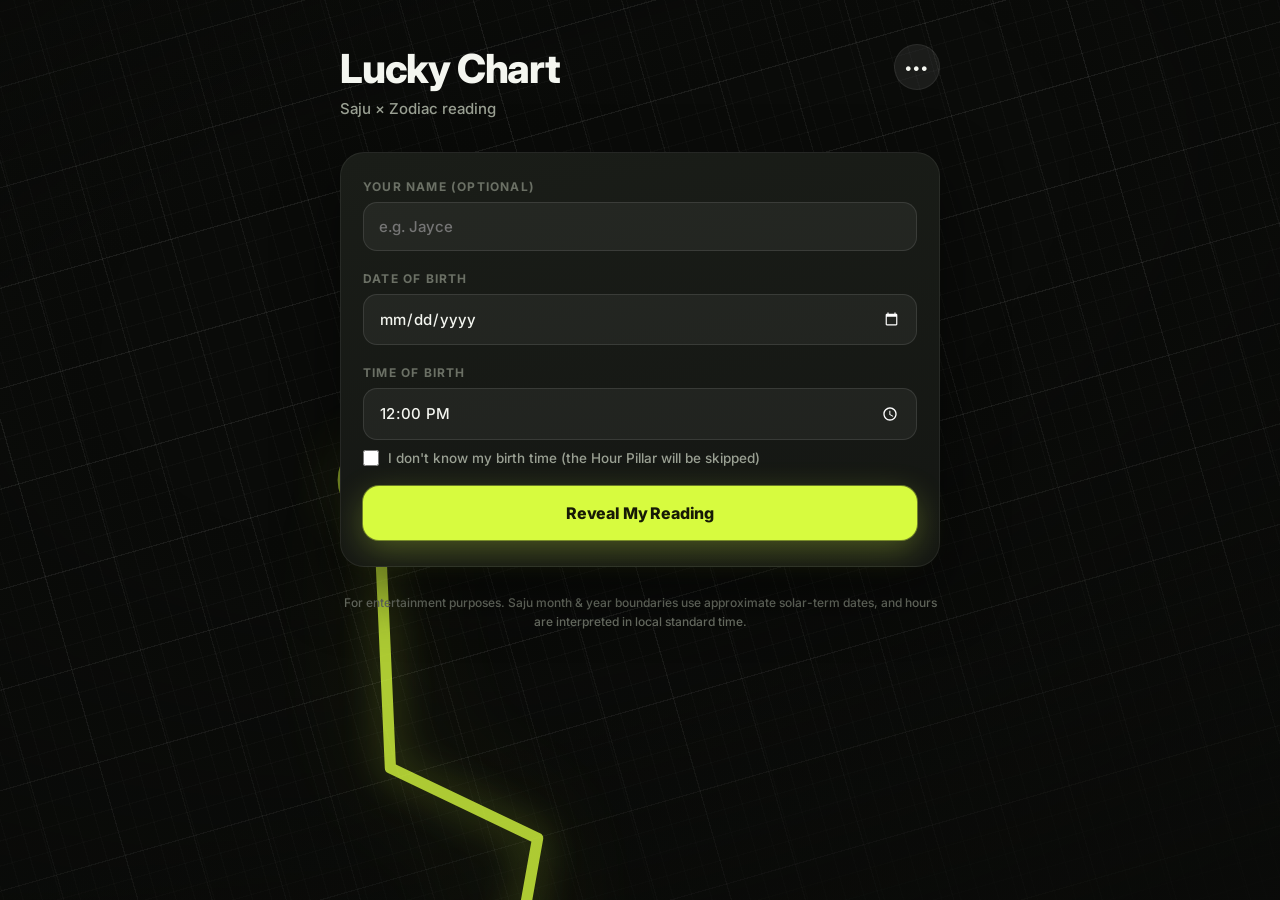
<file: saju-zodiac-test/index.html>
<!DOCTYPE html>
<html lang="en">
<head>
<meta charset="UTF-8">
<meta name="viewport" content="width=device-width, initial-scale=1.0">
<title>Lucky Chart — Saju × Zodiac</title>
<link rel="preconnect" href="https://fonts.googleapis.com">
<link href="https://fonts.googleapis.com/css2?family=Inter:wght@400;500;600;700;800&display=swap" rel="stylesheet">
<style>
  :root {
    --bg: #0a0b09;
    --panel: #141613;
    --panel-2: #1a1d18;
    --edge: rgba(255,255,255,0.07);
    --ink: #f4f6f0;
    --ink-dim: #9aa093;
    --ink-faint: #6b7065;
    --lime: #d7fb3f;
    --lime-soft: rgba(215,251,63,0.14);
    --lime-glow: rgba(215,251,63,0.45);
    --sheet-ink: #14160f;
    --sheet-dim: #8d9184;
    --wood: #7ed49a;
    --fire: #ff8a70;
    --earth: #e0b56e;
    --metal: #ccd2dc;
    --water: #7cb5f2;
  }
  * { margin: 0; padding: 0; box-sizing: border-box; }
  html { scroll-behavior: smooth; }
  body {
    font-family: 'Inter', sans-serif;
    background: var(--bg);
    color: var(--ink);
    min-height: 100vh;
    overflow-x: hidden;
  }

  /* ---------- map-grid backdrop ---------- */
  .gridmap {
    position: fixed; inset: -30%; z-index: 0; pointer-events: none;
    background-image:
      repeating-linear-gradient(0deg,  rgba(255,255,255,0.05) 0 1px, transparent 1px 84px),
      repeating-linear-gradient(90deg, rgba(255,255,255,0.05) 0 1px, transparent 1px 62px),
      repeating-linear-gradient(0deg,  rgba(255,255,255,0.025) 0 1px, transparent 1px 21px),
      repeating-linear-gradient(90deg, rgba(255,255,255,0.025) 0 1px, transparent 1px 16px);
    transform: rotate(-16deg) scale(1.15);
  }
  .gridmap::after {
    content: ''; position: absolute; inset: 0;
    background:
      radial-gradient(ellipse 70% 55% at 50% 38%, transparent 30%, rgba(10,11,9,0.85) 100%),
      linear-gradient(180deg, rgba(10,11,9,0.55), transparent 30%, transparent 65%, rgba(10,11,9,0.8));
  }
  /* glowing route line drawn on the backdrop */
  .route {
    position: fixed; inset: 0; z-index: 0; pointer-events: none; opacity: .8;
  }
  .route polyline {
    fill: none; stroke: var(--lime); stroke-width: 3.5;
    stroke-linejoin: round; stroke-linecap: round;
    filter: drop-shadow(0 0 6px var(--lime-glow)) drop-shadow(0 0 18px rgba(215,251,63,0.25));
    stroke-dasharray: 1600; stroke-dashoffset: 1600;
    animation: draw 2.4s ease forwards .3s;
  }
  @keyframes draw { to { stroke-dashoffset: 0; } }
  .route circle.node { fill: #fff; }
  .route circle.halo { fill: none; stroke: var(--lime); stroke-width: 3; opacity: .8;
    filter: drop-shadow(0 0 8px var(--lime-glow)); }

  .wrap {
    position: relative; z-index: 1;
    max-width: 640px; margin: 0 auto; padding: 44px 20px 72px;
  }

  /* ---------- header ---------- */
  .topbar { display: flex; align-items: flex-start; justify-content: space-between; margin-bottom: 34px; }
  h1 { font-size: clamp(30px, 6vw, 40px); font-weight: 800; letter-spacing: -0.03em; }
  .topbar .sub { margin-top: 6px; color: var(--ink-dim); font-size: 15px; font-weight: 500; }
  .dots {
    width: 46px; height: 46px; border-radius: 50%; flex: none;
    background: rgba(255,255,255,0.07); border: 1px solid var(--edge);
    display: grid; place-items: center; color: var(--ink); font-weight: 800; letter-spacing: 1px;
    font-size: 15px; user-select: none;
  }

  /* ---------- panels ---------- */
  .panel {
    background: linear-gradient(170deg, var(--panel-2), var(--panel));
    border: 1px solid var(--edge);
    border-radius: 24px;
    padding: 26px 22px;
    box-shadow: 0 24px 60px rgba(0,0,0,0.5);
    backdrop-filter: blur(4px);
  }
  .panel + .panel, #result .panel { margin-top: 16px; }

  .field { margin-bottom: 20px; }
  label.lbl {
    display: block; font-size: 12px; font-weight: 700;
    letter-spacing: 0.1em; text-transform: uppercase;
    color: var(--ink-faint); margin-bottom: 8px;
  }
  input[type="text"], input[type="date"], input[type="time"] {
    width: 100%; padding: 14px 15px;
    background: rgba(255,255,255,0.05);
    border: 1px solid rgba(255,255,255,0.1);
    border-radius: 14px; color: var(--ink);
    font-family: 'Inter', sans-serif; font-size: 15px; font-weight: 500;
    outline: none; transition: border-color .2s, box-shadow .2s;
    color-scheme: dark;
  }
  input:focus { border-color: var(--lime); box-shadow: 0 0 0 3px var(--lime-soft); }
  input:disabled { opacity: .4; }
  .check-row {
    display: flex; align-items: center; gap: 9px; margin-top: 10px;
    color: var(--ink-dim); font-size: 13.5px; font-weight: 500; user-select: none; cursor: pointer;
  }
  .check-row input { accent-color: var(--lime); width: 16px; height: 16px; cursor: pointer; }

  .btn {
    width: 100%; padding: 17px;
    font-family: 'Inter', sans-serif; font-size: 16px; font-weight: 800; letter-spacing: -0.01em;
    color: #171a06;
    background: var(--lime);
    border: none; border-radius: 16px; cursor: pointer;
    transition: transform .15s, box-shadow .15s, filter .15s;
    box-shadow: 0 0 0 1px rgba(215,251,63,0.4), 0 10px 32px rgba(215,251,63,0.28);
  }
  .btn:hover { transform: translateY(-2px); filter: brightness(1.05); }
  .btn:active { transform: translateY(0); }
  .err { color: var(--fire); font-size: 14px; margin-top: 10px; display: none; font-weight: 500; }

  /* ---------- result ---------- */
  #result { display: none; }
  .fade-in { animation: rise .55s cubic-bezier(.2,.7,.3,1) both; }
  @keyframes rise { from { opacity: 0; transform: translateY(16px); } to { opacity: 1; transform: none; } }

  /* hero */
  .hero-res { text-align: center; padding: 34px 20px 10px; }
  .hero-res .glyphs {
    font-size: 38px; font-weight: 700; color: var(--lime);
    text-shadow: 0 0 18px var(--lime-glow), 0 0 40px rgba(215,251,63,0.25);
    margin-bottom: 14px;
  }
  .eyebrow {
    font-size: 11.5px; letter-spacing: 0.22em; text-transform: uppercase;
    color: var(--lime); font-weight: 700; margin-bottom: 10px;
  }
  .hero-res h2 { font-size: clamp(28px, 5.6vw, 38px); font-weight: 800; letter-spacing: -0.03em; line-height: 1.1; }

  /* white sheet card (reference style) */
  .sheet {
    background: #fff; color: var(--sheet-ink);
    border-radius: 26px; padding: 20px;
    margin-top: 22px;
    box-shadow: 0 30px 70px rgba(0,0,0,0.55);
  }
  .sheet-top { display: flex; align-items: center; gap: 16px; }
  .thumb {
    width: 74px; height: 74px; flex: none; border-radius: 18px;
    background: #14160f;
    display: grid; place-items: center;
    color: var(--lime); font-size: 24px; font-weight: 700; line-height: 1.15; text-align: center;
    text-shadow: 0 0 10px var(--lime-glow);
  }
  .sheet-title { font-size: 21px; font-weight: 800; letter-spacing: -0.02em; }
  .sheet-sub { margin-top: 3px; color: var(--sheet-dim); font-size: 13.5px; font-weight: 500; }
  .mode-badge {
    margin-left: auto; width: 52px; height: 52px; flex: none; border-radius: 50%;
    background: #eef4d8; display: grid; place-items: center; font-size: 22px;
  }
  .stats {
    display: grid; grid-template-columns: 1fr 1fr 1fr;
    margin-top: 18px; padding-top: 4px;
  }
  .stats > div { padding: 4px 14px; border-left: 1px solid #e6e8df; }
  .stats > div:first-child { border-left: none; padding-left: 2px; }
  .stats label { display: block; color: var(--sheet-dim); font-size: 13px; font-weight: 500; margin-bottom: 3px; }
  .stats b { font-size: 17px; font-weight: 800; letter-spacing: -0.02em; }

  /* sections */
  .section h3 {
    font-size: 20px; font-weight: 800; letter-spacing: -0.02em;
    display: flex; align-items: center; gap: 9px; flex-wrap: wrap;
  }
  .section h3 .han { color: var(--lime); font-weight: 600; font-size: 17px; }
  .tagline {
    color: var(--ink-faint); font-size: 11.5px; letter-spacing: .14em;
    text-transform: uppercase; font-weight: 700; margin: 7px 0 14px;
  }
  p.body { color: #c9cec0; line-height: 1.75; font-size: 15px; }
  p.body + p.body { margin-top: 12px; }
  p.body b { color: var(--ink); }

  /* pillars */
  .pillars { display: grid; grid-template-columns: repeat(4, 1fr); gap: 9px; margin-top: 4px; }
  .pillar {
    text-align: center; padding: 15px 5px 13px;
    background: rgba(255,255,255,0.035);
    border: 1px solid var(--edge);
    border-radius: 16px;
  }
  .pillar.me { border-color: rgba(215,251,63,0.45); background: var(--lime-soft); }
  .pillar .p-title { font-size: 10.5px; letter-spacing: .12em; text-transform: uppercase; color: var(--ink-faint); margin-bottom: 9px; font-weight: 700; }
  .pillar.me .p-title { color: var(--lime); }
  .pillar .hanja { font-size: 28px; line-height: 1.25; font-weight: 500; }
  .pillar .p-en { font-size: 11px; color: var(--ink-dim); margin-top: 7px; line-height: 1.45; font-weight: 500; }
  .pillar.unknown .hanja { color: var(--ink-faint); font-size: 20px; padding: 7px 0; }

  /* element pills */
  .el-row { display: flex; flex-wrap: wrap; gap: 8px; margin-top: 14px; }
  .el-pill {
    display: flex; align-items: center; gap: 8px;
    padding: 8px 13px; border-radius: 999px;
    background: rgba(255,255,255,0.045);
    border: 1px solid var(--edge);
    font-size: 13.5px; font-weight: 700;
  }
  .el-pill .dot { width: 9px; height: 9px; border-radius: 50%; box-shadow: 0 0 8px currentColor; }
  .el-pill .cnt { color: var(--ink-dim); font-weight: 500; }
  .el-note { margin-top: 14px; color: #c9cec0; font-size: 14px; line-height: 1.7; }
  .el-note b { color: var(--ink); }

  /* chips */
  .chips { display: flex; flex-wrap: wrap; gap: 8px; margin: 2px 0 14px; }
  .chip {
    padding: 6px 13px; border-radius: 999px; font-size: 12.5px; font-weight: 700;
    background: var(--lime-soft); border: 1px solid rgba(215,251,63,0.35);
    color: var(--lime);
  }

  /* lucky grid */
  .lucky { display: grid; grid-template-columns: repeat(auto-fit, minmax(140px, 1fr)); gap: 10px; margin-top: 18px; }
  .lucky-item {
    padding: 15px 12px; text-align: center;
    background: rgba(255,255,255,0.035);
    border: 1px solid var(--edge); border-radius: 16px;
  }
  .lucky-item .l-label { font-size: 10.5px; letter-spacing: .12em; text-transform: uppercase; color: var(--ink-faint); font-weight: 700; margin-bottom: 7px; }
  .lucky-item .l-val { font-size: 15px; font-weight: 700; }

  .again {
    display: block; width: 100%; margin-top: 16px; padding: 16px;
    background: rgba(255,255,255,0.05); color: var(--ink-dim);
    border: 1px solid var(--edge); border-radius: 16px;
    font-family: 'Inter', sans-serif; font-size: 15px; font-weight: 700; cursor: pointer;
    transition: color .2s, border-color .2s;
  }
  .again:hover { color: var(--lime); border-color: rgba(215,251,63,0.4); }

  .disclaimer { text-align: center; color: var(--ink-faint); font-size: 12px; margin-top: 26px; line-height: 1.6; font-weight: 500; }

  @media (max-width: 560px) {
    .pillars { grid-template-columns: repeat(2, 1fr); }
    .stats b { font-size: 15px; }
  }
</style>
</head>
<body>
<div class="gridmap"></div>
<svg class="route" viewBox="0 0 400 800" preserveAspectRatio="xMidYMid slice">
  <polyline points="118,150 122,240 168,262 158,318 214,338 226,420 258,468 262,548 296,600 302,668"/>
  <circle class="halo" cx="118" cy="150" r="11"/><circle class="node" cx="118" cy="150" r="5"/>
  <circle class="halo" cx="302" cy="668" r="11"/><circle class="node" cx="302" cy="668" r="5"/>
</svg>

<div class="wrap">
  <header class="topbar">
    <div>
      <h1>Lucky Chart</h1>
      <div class="sub">Saju × Zodiac reading</div>
    </div>
    <div class="dots">•••</div>
  </header>

  <!-- ============ INPUT ============ -->
  <div class="panel" id="formCard">
    <div class="field">
      <label class="lbl" for="name">Your name (optional)</label>
      <input type="text" id="name" placeholder="e.g. Jayce" maxlength="30">
    </div>
    <div class="field">
      <label class="lbl" for="bdate">Date of birth</label>
      <input type="date" id="bdate" min="1900-01-01" max="2026-12-31">
    </div>
    <div class="field">
      <label class="lbl" for="btime">Time of birth</label>
      <input type="time" id="btime" value="12:00">
      <label class="check-row">
        <input type="checkbox" id="noTime">
        I don't know my birth time (the Hour Pillar will be skipped)
      </label>
    </div>
    <button class="btn" id="goBtn">Reveal My Reading</button>
    <div class="err" id="errMsg">Please enter your date of birth.</div>
  </div>

  <!-- ============ RESULT ============ -->
  <div id="result"></div>

  <p class="disclaimer">For entertainment purposes. Saju month &amp; year boundaries use approximate solar-term dates,
  and hours are interpreted in local standard time.</p>
</div>

<script>
/* ================================================================
   DATA — Heavenly Stems, Earthly Branches, Zodiac, Combinations
   ================================================================ */
const STEMS = [
  { han:'甲', name:'Jia',  el:'Wood',  yin:false, en:'Yang Wood' },
  { han:'乙', name:'Yi',   el:'Wood',  yin:true,  en:'Yin Wood' },
  { han:'丙', name:'Bing', el:'Fire',  yin:false, en:'Yang Fire' },
  { han:'丁', name:'Ding', el:'Fire',  yin:true,  en:'Yin Fire' },
  { han:'戊', name:'Wu',   el:'Earth', yin:false, en:'Yang Earth' },
  { han:'己', name:'Ji',   el:'Earth', yin:true,  en:'Yin Earth' },
  { han:'庚', name:'Geng', el:'Metal', yin:false, en:'Yang Metal' },
  { han:'辛', name:'Xin',  el:'Metal', yin:true,  en:'Yin Metal' },
  { han:'壬', name:'Ren',  el:'Water', yin:false, en:'Yang Water' },
  { han:'癸', name:'Gui',  el:'Water', yin:true,  en:'Yin Water' },
];
const BRANCHES = [
  { han:'子', en:'Rat',     el:'Water' },
  { han:'丑', en:'Ox',      el:'Earth' },
  { han:'寅', en:'Tiger',   el:'Wood'  },
  { han:'卯', en:'Rabbit',  el:'Wood'  },
  { han:'辰', en:'Dragon',  el:'Earth' },
  { han:'巳', en:'Snake',   el:'Fire'  },
  { han:'午', en:'Horse',   el:'Fire'  },
  { han:'未', en:'Goat',    el:'Earth' },
  { han:'申', en:'Monkey',  el:'Metal' },
  { han:'酉', en:'Rooster', el:'Metal' },
  { han:'戌', en:'Dog',     el:'Earth' },
  { han:'亥', en:'Pig',     el:'Water' },
];

const DAY_MASTERS = {
  '甲': { img:'the Towering Tree', traits:['Principled','Ambitious','Protective'],
    text:`Like a great tree that grows straight toward the sun, you carry an innate sense of direction and integrity. You prefer to lead rather than follow, and people naturally lean on you for shelter. Your challenge is flexibility — a tall tree that refuses to bend can break in a storm, so learn when to sway.` },
  '乙': { img:'the Climbing Vine', traits:['Adaptable','Diplomatic','Persistent'],
    text:`Like a vine or wildflower, you thrive through grace rather than force. You read rooms instantly, adapt to any environment, and quietly reach heights others achieve only through struggle. Beneath the softness is remarkable persistence — you always find a way around obstacles rather than through them.` },
  '丙': { img:'the Blazing Sun', traits:['Radiant','Generous','Expressive'],
    text:`You are the sun of any gathering — warm, open, and impossible to ignore. You give light without asking for repayment and inspire others simply by being fully yourself. Watch your tendency to burn too bright: not everyone can stand at noon, and even the sun must set to rise again.` },
  '丁': { img:'the Candle Flame', traits:['Insightful','Devoted','Refined'],
    text:`You are candlelight in the dark — subtle, precise, and deeply illuminating. Where Yang Fire floods a room, you focus warmth on the few things and people that matter most. You perceive what others miss, and your quiet devotion burns far longer than any bonfire.` },
  '戊': { img:'the Great Mountain', traits:['Steadfast','Trustworthy','Grounded'],
    text:`Like a mountain, you are the fixed point others navigate by. You keep promises, absorb pressure without complaint, and value substance over show. Change comes slowly to you — that is your strength and your lesson. Sometimes the mountain must let the river reshape its valley.` },
  '己': { img:'the Fertile Field', traits:['Nurturing','Resourceful','Patient'],
    text:`You are garden soil — modest in appearance, extraordinary in what you make possible. You cultivate people, projects, and ideas, turning raw seeds into harvests. Your quiet productivity is easily underestimated; remember to save some of that nourishment for yourself.` },
  '庚': { img:'the Tempered Blade', traits:['Decisive','Just','Resilient'],
    text:`Like raw ore forged into a sword, you were made for challenge. You cut through ambiguity, defend what is fair, and grow stronger with every trial by fire. Your directness is a gift wrapped in sharp edges — wield it with care around softer hearts.` },
  '辛': { img:'the Polished Jewel', traits:['Elegant','Precise','Discerning'],
    text:`You are refined metal — a jewel, a needle, a fine instrument. You value quality over quantity in everything: words, friendships, work. Your standards are exacting and your taste impeccable, but perfectionism can scratch even a diamond. Let a few flaws catch the light.` },
  '壬': { img:'the Open Ocean', traits:['Visionary','Free-spirited','Bold'],
    text:`You are the ocean — vast, restless, and impossible to contain. Big ideas and far horizons call to you, and you carry others along on your current. Your depths hold more than you show. Beware of drifting: even the sea obeys the moon, and you too need a rhythm to return to.` },
  '癸': { img:'the Gentle Rain', traits:['Intuitive','Perceptive','Subtle'],
    text:`You are rain and morning mist — soft, quiet, and quietly transformative. You seep into places force cannot reach, sensing emotions and truths before they are spoken. People underestimate you until they realize the whole landscape changed because of you.` },
};

const ZODIACS = [
  { key:'capricorn',  sym:'♑', name:'Capricorn',  el:'Earth', dates:'Dec 22 – Jan 19', traits:['Disciplined','Strategic','Enduring'],
    text:`Capricorn climbs. Ruled by Saturn, you treat life as a long ascent and rarely waste a step. Others see ambition; underneath is a dry wit and a fierce loyalty to the few who earn your trust.` },
  { key:'aquarius',   sym:'♒', name:'Aquarius',   el:'Air',   dates:'Jan 20 – Feb 18', traits:['Original','Humanitarian','Independent'],
    text:`Aquarius lives ten years in the future. You question every default setting of society, collect unusual friends, and defend your independence like a homeland. Your detachment hides a genuine wish to make the world fairer.` },
  { key:'pisces',     sym:'♓', name:'Pisces',     el:'Water', dates:'Feb 19 – Mar 20', traits:['Empathic','Imaginative','Fluid'],
    text:`Pisces feels everything — often other people's everything. Ruled by Neptune, you swim between dream and reality, turning emotion into art and intuition into uncanny timing. Boundaries are your lifelong homework.` },
  { key:'aries',      sym:'♈', name:'Aries',      el:'Fire',  dates:'Mar 21 – Apr 19', traits:['Courageous','Direct','Pioneering'],
    text:`Aries goes first. Ruled by Mars, you'd rather make a bold mistake than a cautious nothing. Your anger burns out as fast as it flares, and your enthusiasm can drag an entire room into motion.` },
  { key:'taurus',     sym:'♉', name:'Taurus',     el:'Earth', dates:'Apr 20 – May 20', traits:['Steadfast','Sensual','Patient'],
    text:`Taurus builds slowly and keeps what it builds. Ruled by Venus, you have a genius for comfort — good food, good textures, good company — and a stubbornness that is really just loyalty to your own judgment.` },
  { key:'gemini',     sym:'♊', name:'Gemini',     el:'Air',   dates:'May 21 – Jun 21', traits:['Curious','Witty','Versatile'],
    text:`Gemini is a conversation with the universe. Ruled by Mercury, you collect ideas, languages, and people, connecting dots nobody else noticed were on the same page. Boredom is your only real enemy.` },
  { key:'cancer',     sym:'♋', name:'Cancer',     el:'Water', dates:'Jun 22 – Jul 22', traits:['Protective','Intuitive','Devoted'],
    text:`Cancer remembers. Ruled by the Moon, you feel in tides — fiercely protective of your people, deeply tuned to atmosphere, and armored in a shell that fools everyone but you. Home is not a place; it's your gravity.` },
  { key:'leo',        sym:'♌', name:'Leo',        el:'Fire',  dates:'Jul 23 – Aug 22', traits:['Radiant','Generous','Proud'],
    text:`Leo warms the room and knows it. Ruled by the Sun, you lead with heart, celebrate loudly, and give more generously than anyone realizes. Your pride is real — but so is the loyalty behind it.` },
  { key:'virgo',      sym:'♍', name:'Virgo',      el:'Earth', dates:'Aug 23 – Sep 22', traits:['Analytical','Devoted','Precise'],
    text:`Virgo perfects. Ruled by Mercury, you see the flaw, the fix, and the five steps to get there — usually before breakfast. Your care shows up as usefulness: quietly making everything and everyone around you work better.` },
  { key:'libra',      sym:'♎', name:'Libra',      el:'Air',   dates:'Sep 23 – Oct 23', traits:['Harmonizing','Fair','Charming'],
    text:`Libra weighs. Ruled by Venus, you are the diplomat of the zodiac — allergic to ugliness and injustice alike. You see every side of every question, which makes you wise, and makes deciding lunch a small crisis.` },
  { key:'scorpio',    sym:'♏', name:'Scorpio',    el:'Water', dates:'Oct 24 – Nov 21', traits:['Intense','Perceptive','Transformative'],
    text:`Scorpio goes deep or not at all. Ruled by Pluto, you read hidden motives like subtitles and guard your own depths with elegant misdirection. What you love, you love totally — and you never do anything halfway.` },
  { key:'sagittarius',sym:'♐', name:'Sagittarius',el:'Fire',  dates:'Nov 22 – Dec 21', traits:['Adventurous','Optimistic','Philosophical'],
    text:`Sagittarius aims beyond the horizon. Ruled by Jupiter, you need movement, meaning, and the occasional reckless leap of faith. Your honesty can knock people over — but so can your laughter.` },
];

const ANIMAL_LINES = {
  Rat:'quick-witted and resourceful', Ox:'dependable and quietly powerful',
  Tiger:'brave and charismatic', Rabbit:'gentle and diplomatically brilliant',
  Dragon:'magnetic and larger than life', Snake:'wise and enigmatic',
  Horse:'free-spirited and energetic', Goat:'artistic and kind-hearted',
  Monkey:'clever and endlessly inventive', Rooster:'sharp-eyed and confident',
  Dog:'loyal and justice-driven', Pig:'sincere and generous of heart',
};

/* Combination matrix: zodiac element (Fire/Earth/Air/Water) × day master element */
const COMBOS = {
  'Fire|Wood':  { title:'The Kindled Visionary',
    text:`Wood feeds fire: your Saju nature is the fuel and your zodiac is the flame. Ideas that start as quiet convictions in you tend to ignite into bold public action. You grow fastest when you commit to one blaze at a time instead of scattering sparks — when aligned, you don't just chase dreams, you set them alight for everyone around you.` },
  'Fire|Fire':  { title:'The Double Flame',
    text:`Fire meets fire: East and West agree that you burn. Passion, charisma, and momentum come naturally — the world rarely wonders how you feel. Your work is rhythm, not restraint: build deliberate rest into your life the way a hearth needs tending, and your warmth becomes a lifelong gift instead of a series of brilliant flare-ups.` },
  'Fire|Earth': { title:'The Warm Foundation',
    text:`Fire creates earth in the ancient cycle, and in you the bold zodiac flame rests on a deeply grounded Saju core. You look adventurous but decide carefully; you inspire others and then actually follow through. This is a rare combination of spark and stamina — the person who both starts the fire and builds the fireplace.` },
  'Fire|Metal': { title:'The Forged Star',
    text:`Fire tempers metal: your fiery zodiac constantly tests your precise, principled Saju core — and makes it stronger. You hold high standards and the courage to defend them loudly. Friction is part of your design; every challenge you pass through leaves you sharper, brighter, and harder to bend.` },
  'Fire|Water': { title:'The Storm of Passion',
    text:`Fire above, water below — you contain a genuine polarity. Outwardly bold and expressive, inwardly deep and intuitive, you can seem like two people who happen to share one destiny. When balanced, this is steam-engine power: emotion converted directly into momentum. Your art is honoring both natures instead of letting one extinguish the other.` },
  'Earth|Wood': { title:'The Deep-Rooted Oak',
    text:`Wood takes root in earth: your steady zodiac ground gives your growing Saju nature somewhere to anchor. You combine patience with quiet ambition — growth that looks slow until everyone realizes you've become impossible to move. You build things (careers, families, reputations) that outlast trends.` },
  'Earth|Fire': { title:'The Hearthkeeper',
    text:`Your inner Saju fire warms a practical, grounded zodiac shell. People come to you for both comfort and courage — soup and a pep talk. You dislike drama but radiate quiet intensity, and your steady warmth builds the kind of loyalty that louder flames never earn.` },
  'Earth|Earth':{ title:'The Unshakable One',
    text:`Earth doubled: both traditions crown you the reliable center of any world you inhabit. Promises kept, standards held, storms weathered — that's your signature. Your growth edge is spontaneity: the mountain doesn't have to move, but it can at least enjoy the weather changing.` },
  'Earth|Metal':{ title:'The Master Craftsman',
    text:`Earth bears metal: your grounded zodiac nature is the mine, and your refined Saju core is the ore within it. You turn patience into precision — the person whose work needs no excuses. Perfection is your instinct; remember that shipped and excellent beats flawless and imaginary.` },
  'Earth|Water':{ title:'The Hidden Spring',
    text:`Beneath your composed, practical zodiac surface runs deep Saju water — intuition, feeling, and quiet wisdom. You appear steady while sensing everything, which makes you a natural confidant and an underestimated strategist. Let the spring surface sometimes; your depths are worth showing.` },
  'Air|Wood':   { title:'The Wind-Blown Seed',
    text:`Air carries wood's seeds far from home: your curious, social zodiac nature spreads your growing Saju ambitions into places you'd never reach alone. You flourish through networks, conversations, and lucky introductions. Plant deliberately — your ideas take root wherever you let them land.` },
  'Air|Fire':   { title:'The Wildfire Mind',
    text:`Air feeds fire: your quick, connective zodiac mind is pure oxygen for your passionate Saju core. Ideas don't just occur to you — they combust. You're the person who talks a room into believing, then acts before doubt arrives. Aim the wind, and there is very little you can't ignite.` },
  'Air|Earth':  { title:'The Practical Dreamer',
    text:`Air above, earth below: you float through ideas and possibilities but land every decision on solid ground. This makes you rare — imaginative enough to see the future, practical enough to invoice it. Your best work happens when you translate between dreamers and builders, being fluent in both.` },
  'Air|Metal':  { title:'The Silver Tongue',
    text:`Air rings against metal like a struck bell: your social, articulate zodiac nature gives voice to your precise Saju core. Words are your instrument — persuading, refining, cutting through noise. You can win almost any argument; wisdom is knowing which ones deserve winning.` },
  'Air|Water':  { title:'The Mist Walker',
    text:`Air stirs water into mist: your intellectual zodiac and intuitive Saju blend thought and feeling until they're indistinguishable. You understand people with an accuracy that borders on unsettling. Your gift is atmosphere — you change the emotional weather of a room just by entering it.` },
  'Water|Wood': { title:'The Nourished Grove',
    text:`Water feeds wood: your deep, feeling zodiac nature continuously nourishes your growing Saju core. Emotion becomes fuel for creation — you turn what you feel into what you build. Guard your source: you grow best beside people who refill your waters rather than drain them.` },
  'Water|Fire': { title:'The Sacred Steam',
    text:`Water outside, fire within — an alchemical pairing. Your gentle, intuitive surface conceals a Saju core of real ambition and heat. People are perpetually surprised by your intensity; you feel deeply AND act boldly. The tension between the two is not a flaw. It's your engine.` },
  'Water|Earth':{ title:'The River\'s Keeper',
    text:`Water shapes earth over time, and in you a deeply feeling zodiac nature flows around a steady Saju core. You change people slowly and permanently — the friend whose influence is only visible in hindsight. Patience plus empathy is your quiet superpower.` },
  'Water|Metal':{ title:'The Moonlit Blade',
    text:`Metal enriches water in the ancient cycle: your intuitive zodiac depths carry a Saju core of clarity and precision. You feel your way to conclusions others need spreadsheets for — then defend them with steel. Elegant, perceptive, and far tougher than you look.` },
  'Water|Water':{ title:'The Bottomless Well',
    text:`Water doubled: both skies agree you are depth itself. Intuition, memory, and emotional intelligence run through everything you do — you don't read rooms, you absorb them. Your task is buoyancy: build shores and rituals that keep all that depth from becoming undertow.` },
};

const ELEMENT_META = {
  Wood:  { color:'var(--wood)',  emoji:'🌿', colors:'Green & Teal',       numbers:'3, 8' },
  Fire:  { color:'var(--fire)',  emoji:'🔥', colors:'Red & Coral',        numbers:'2, 7' },
  Earth: { color:'var(--earth)', emoji:'⛰️', colors:'Amber & Terracotta', numbers:'5, 10' },
  Metal: { color:'var(--metal)', emoji:'⚔️', colors:'White & Gold',       numbers:'4, 9' },
  Water: { color:'var(--water)', emoji:'🌊', colors:'Navy & Black',       numbers:'1, 6' },
};

const ELEMENT_ADVICE = {
  Wood:'growth, learning, and new beginnings — say yes to things that stretch you',
  Fire:'visibility, passion, and self-expression — let yourself be seen',
  Earth:'stability, routines, and trust — build foundations before towers',
  Metal:'clarity, structure, and finishing — cut what no longer serves you',
  Water:'rest, intuition, and wisdom — listen before you act',
};

/* ================================================================
   SAJU ENGINE
   ================================================================ */
function julianDayNumber(y, m, d) {
  const a = Math.floor((14 - m) / 12);
  const yy = y + 4800 - a;
  const mm = m + 12 * a - 3;
  return d + Math.floor((153 * mm + 2) / 5) + 365 * yy +
         Math.floor(yy / 4) - Math.floor(yy / 100) + Math.floor(yy / 400) - 32045;
}

/* Solar month index 0..11 = 寅..丑, using approximate solar-term dates */
function solarMonthIndex(m, d) {
  if (m === 1) return d >= 6 ? 11 : 10;
  const bounds = [[2,4],[3,6],[4,5],[5,6],[6,6],[7,7],[8,8],[9,8],[10,8],[11,7],[12,7]];
  let idx = 11; // Feb 1–3 → still 丑 month
  for (let i = 0; i < bounds.length; i++) {
    const [bm, bd] = bounds[i];
    if (m > bm || (m === bm && d >= bd)) idx = i;
  }
  return idx;
}

function computeSaju(y, m, d, hour) {
  // Year pillar (solar year starts at Li Chun ≈ Feb 4)
  let solarYear = y;
  if (m === 1 || (m === 2 && d < 4)) solarYear = y - 1;
  const yStem = ((solarYear - 4) % 10 + 10) % 10;
  const yBranch = ((solarYear - 4) % 12 + 12) % 12;

  // Month pillar
  const mIdx = solarMonthIndex(m, d);
  const mBranch = (mIdx + 2) % 12;
  const mStem = ((yStem % 5) * 2 + 2 + mIdx) % 10;

  // Day pillar (sexagenary, 甲子 = 0)
  const jdn = julianDayNumber(y, m, d);
  const dayIdx = ((jdn + 49) % 60 + 60) % 60;
  const dStem = dayIdx % 10;
  const dBranch = dayIdx % 12;

  // Hour pillar
  let hStem = null, hBranch = null;
  if (hour !== null) {
    hBranch = Math.floor(((hour + 1) % 24) / 2);
    hStem = ((dStem % 5) * 2 + hBranch) % 10;
  }

  return { yStem, yBranch, mStem, mBranch, dStem, dBranch, hStem, hBranch };
}

function westernZodiac(m, d) {
  const cutoffs = [
    [1,20],[2,19],[3,21],[4,20],[5,21],[6,22],
    [7,23],[8,23],[9,23],[10,24],[11,22],[12,22],
  ];
  const [, cd] = cutoffs[m - 1];
  const idx = (d >= cd) ? m : m - 1;
  return ZODIACS[idx % 12];
}

/* ================================================================
   RENDER
   ================================================================ */
const $ = (id) => document.getElementById(id);

function pillarCard(title, stemIdx, branchIdx, me) {
  if (stemIdx === null) {
    return `<div class="pillar unknown">
      <div class="p-title">${title}</div>
      <div class="hanja">?<br>?</div>
      <div class="p-en">Unknown<br>(no birth time)</div>
    </div>`;
  }
  const s = STEMS[stemIdx], b = BRANCHES[branchIdx];
  return `<div class="pillar${me ? ' me' : ''}">
    <div class="p-title">${title}</div>
    <div class="hanja">${s.han}<br>${b.han}</div>
    <div class="p-en">${s.en}<br>over ${b.en}</div>
  </div>`;
}

function countElements(saju) {
  const counts = { Wood:0, Fire:0, Earth:0, Metal:0, Water:0 };
  const add = (el) => counts[el]++;
  add(STEMS[saju.yStem].el);  add(BRANCHES[saju.yBranch].el);
  add(STEMS[saju.mStem].el);  add(BRANCHES[saju.mBranch].el);
  add(STEMS[saju.dStem].el);  add(BRANCHES[saju.dBranch].el);
  if (saju.hStem !== null) { add(STEMS[saju.hStem].el); add(BRANCHES[saju.hBranch].el); }
  return counts;
}

function render() {
  const dateVal = $('bdate').value;
  if (!dateVal) { $('errMsg').style.display = 'block'; return; }
  $('errMsg').style.display = 'none';

  const [y, m, d] = dateVal.split('-').map(Number);
  const noTime = $('noTime').checked;
  let hour = null;
  if (!noTime && $('btime').value) hour = Number($('btime').value.split(':')[0]);

  const name = $('name').value.trim();
  const saju = computeSaju(y, m, d, hour);
  const zodiac = westernZodiac(m, d);
  const dayMaster = STEMS[saju.dStem];
  const dm = DAY_MASTERS[dayMaster.han];
  const animal = BRANCHES[saju.yBranch].en;
  const combo = COMBOS[`${zodiac.el}|${dayMaster.el}`];
  const counts = countElements(saju);
  const em = ELEMENT_META[dayMaster.el];

  const totalChars = saju.hStem !== null ? 8 : 6;
  const sorted = Object.entries(counts).sort((a, b) => b[1] - a[1]);
  const dominant = sorted[0];
  const missing = sorted.filter(([, c]) => c === 0).map(([e]) => e);

  const elPills = Object.entries(counts).map(([el, c]) =>
    `<div class="el-pill"><span class="dot" style="background:${ELEMENT_META[el].color};color:${ELEMENT_META[el].color}"></span>${el} <span class="cnt">× ${c}</span></div>`
  ).join('');

  let balanceNote = `Your chart is dominated by <b>${dominant[0]}</b> (${dominant[1]} of ${totalChars} characters), which colors your life with themes of ${ELEMENT_ADVICE[dominant[0]]}.`;
  if (missing.length) {
    balanceNote += ` You have no <b>${missing.join('</b> or <b>')}</b> in the visible chart — inviting more ${missing.map(e => ELEMENT_ADVICE[e].split(' — ')[0]).join('; ')} into your life can restore balance.`;
  } else {
    balanceNote += ` Remarkably, all five elements appear in your chart — a naturally well-rounded constitution.`;
  }

  const who = name ? escapeHtml(name) : 'You';

  $('result').innerHTML = `
    <div class="hero-res fade-in">
      <div class="glyphs">${zodiac.sym} ✕ ${dayMaster.han}</div>
      <div class="eyebrow">Your Cosmic Archetype</div>
      <h2>${combo.title}</h2>
    </div>

    <div class="sheet fade-in" style="animation-delay:.06s">
      <div class="sheet-top">
        <div class="thumb">${zodiac.sym}<br>${dayMaster.han}</div>
        <div>
          <div class="sheet-title">${who === 'You' ? "Today's Reading" : who + "'s Reading"}</div>
          <div class="sheet-sub">${zodiac.el} (West) ✕ ${dayMaster.el} (East)</div>
        </div>
        <div class="mode-badge">🔮</div>
      </div>
      <div class="stats">
        <div><label>Sun Sign</label><b>${zodiac.name}</b></div>
        <div><label>Day Master</label><b>${dayMaster.en}</b></div>
        <div><label>Year of the</label><b>${animal}</b></div>
      </div>
    </div>

    <div class="panel section fade-in" style="animation-delay:.12s">
      <h3>Your Four Pillars <span class="han">사주팔자</span></h3>
      <div class="tagline">The Eastern reading — your destiny chart</div>
      <div class="pillars">
        ${pillarCard('Hour · You', saju.hStem, saju.hBranch)}
        ${pillarCard('Day · Self', saju.dStem, saju.dBranch, true)}
        ${pillarCard('Month · Career', saju.mStem, saju.mBranch)}
        ${pillarCard('Year · Roots', saju.yStem, saju.yBranch)}
      </div>
      <div class="el-row">${elPills}</div>
      <p class="el-note">${balanceNote}</p>
    </div>

    <div class="panel section fade-in" style="animation-delay:.18s">
      <h3>Day Master: ${dayMaster.en} <span class="han">${dayMaster.han} ${dayMaster.name}</span></h3>
      <div class="tagline">The core of your Saju — who you are at the center</div>
      <div class="chips">${dm.traits.map(t => `<span class="chip">${t}</span>`).join('')}</div>
      <p class="body">You are <b>${dm.img}</b>. ${dm.text}</p>
    </div>

    <div class="panel section fade-in" style="animation-delay:.24s">
      <h3>Sun Sign: ${zodiac.name} <span class="han">${zodiac.sym}</span></h3>
      <div class="tagline">The Western reading · ${zodiac.dates} · ${zodiac.el} sign</div>
      <div class="chips">${zodiac.traits.map(t => `<span class="chip">${t}</span>`).join('')}</div>
      <p class="body">${zodiac.text}</p>
      <p class="body">And from the Eastern sky: as a <b>${animal}</b>-year native, you are ${ANIMAL_LINES[animal]}.</p>
    </div>

    <div class="panel section fade-in" style="animation-delay:.3s">
      <h3>The Synthesis: ${combo.title}</h3>
      <div class="tagline">${zodiac.el} (West) meets ${dayMaster.el} (East)</div>
      <p class="body">${combo.text}</p>
      <div class="lucky">
        <div class="lucky-item"><div class="l-label">Power Element</div><div class="l-val" style="color:${em.color}">${em.emoji} ${dayMaster.el}</div></div>
        <div class="lucky-item"><div class="l-label">Lucky Colors</div><div class="l-val">${em.colors}</div></div>
        <div class="lucky-item"><div class="l-label">Lucky Numbers</div><div class="l-val">${em.numbers}</div></div>
      </div>
    </div>

    <button class="again fade-in" style="animation-delay:.36s" onclick="resetForm()">↻ &nbsp;Read Another Chart</button>
  `;

  $('formCard').style.display = 'none';
  $('result').style.display = 'block';
  window.scrollTo({ top: 0, behavior: 'smooth' });
}

function resetForm() {
  $('result').style.display = 'none';
  $('formCard').style.display = 'block';
  window.scrollTo({ top: 0, behavior: 'smooth' });
}

function escapeHtml(s) {
  return s.replace(/[&<>"']/g, c => ({ '&':'&amp;','<':'&lt;','>':'&gt;','"':'&quot;',"'":'&#39;' }[c]));
}

/* ================================================================
   INIT
   ================================================================ */
$('goBtn').addEventListener('click', render);
$('noTime').addEventListener('change', e => { $('btime').disabled = e.target.checked; });
document.addEventListener('keydown', e => {
  if (e.key === 'Enter' && $('formCard').style.display !== 'none') render();
});
</script>
</body>
</html>
</file>
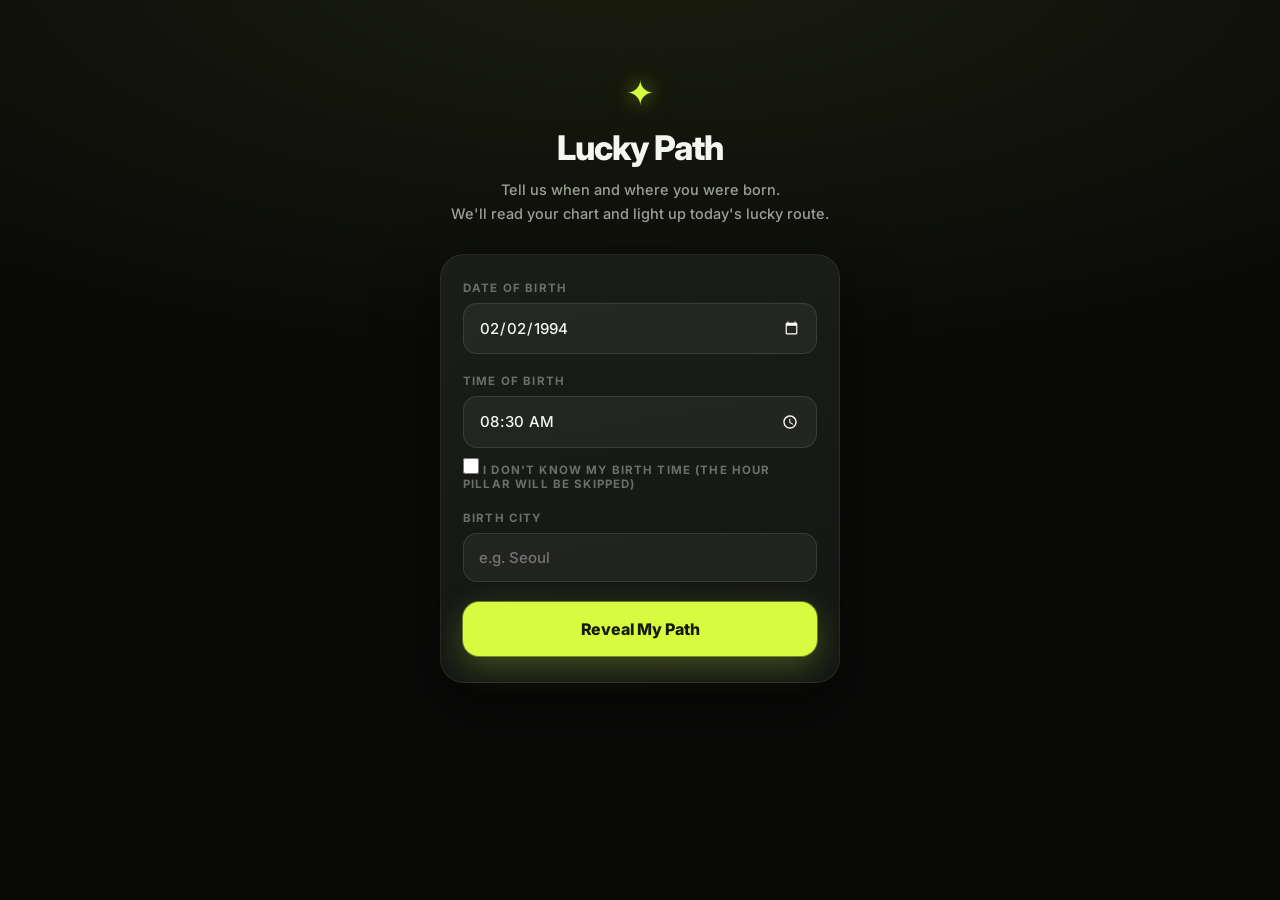
<file: web/mapbox-prototype/index.html>
<!DOCTYPE html>
<html lang="en">
<head>
  <meta charset="utf-8" />
  <title>Lucky Path — Williamsburg route recommendation</title>
  <meta name="viewport" content="width=device-width, initial-scale=1" />
  <link href="https://api.mapbox.com/mapbox-gl-js/v3.6.0/mapbox-gl.css" rel="stylesheet" />
  <link rel="preconnect" href="https://fonts.googleapis.com">
  <link href="https://fonts.googleapis.com/css2?family=Inter:wght@400;500;600;700;800&display=swap" rel="stylesheet">
  <link href="style.css" rel="stylesheet" />
</head>
<body>
  <div id="map">
    <svg id="fallback"></svg>
  </div>

  <header id="topbar">
    <div>
      <h1>Lucky Path</h1>
      <p class="sub">Williamsburg route recommendation</p>
    </div>
    <button class="dots" id="open-chart" aria-label="open saju × zodiac chart">•••</button>
  </header>

  <!-- 온보딩: 생년월일·시간·출생 도시 입력 -->
  <div id="onboard">
    <div class="ob-wrap">
      <div class="ob-hero">
        <div class="ob-glyph">✦</div>
        <h1>Lucky Path</h1>
        <p class="sub">Tell us when and where you were born.<br>
        We'll read your chart and light up today's lucky route.</p>
      </div>
      <div class="ob-panel">
        <div class="ob-field">
          <label for="ob-date">Date of birth</label>
          <input type="date" id="ob-date" min="1900-01-01" max="2026-12-31">
        </div>
        <div class="ob-field">
          <label for="ob-time">Time of birth</label>
          <input type="time" id="ob-time" value="12:00">
          <label class="ob-check"><input type="checkbox" id="ob-notime">
            I don't know my birth time (the Hour Pillar will be skipped)</label>
        </div>
        <div class="ob-field">
          <label for="ob-city">Birth city</label>
          <input type="text" id="ob-city" placeholder="e.g. Seoul" maxlength="40">
        </div>
        <button class="ob-btn" id="ob-start">Reveal My Path</button>
        <div class="ob-err" id="ob-err">Please enter your date of birth.</div>
      </div>
    </div>
  </div>

  <!-- Saju × Zodiac 상세 분석 오버레이 -->
  <div id="chart-overlay">
    <div class="cv-wrap">
      <header class="cv-top">
        <div>
          <h1>Saju × Zodiac</h1>
          <p class="sub">Natal analysis · born <span id="cv-birth"></span></p>
        </div>
        <button class="dots" id="chart-close" aria-label="close">✕</button>
      </header>
      <div id="chart-content"></div>
    </div>
  </div>

  <section id="sheet">
    <div class="sheet-head" id="sheet-head">
      <div class="thumb"><svg id="thumb" viewBox="0 0 64 64"></svg></div>
      <div class="head-main">
        <h2>Today's Lucky Route</h2>
        <div class="stats">
          <div><label>Distance</label><b id="stat-distance">–</b></div>
          <div><label>Duration</label><b id="stat-duration">–</b></div>
          <div><label>Mode</label><b id="stat-mode">–</b></div>
        </div>
      </div>
      <div class="badge">🚶</div>
    </div>

    <div class="sheet-body">
      <p id="date" class="muted"></p>
      <p id="sentence" class="reading"></p>

      <button class="chart-link" id="open-chart-2">✦ &nbsp;View full Saju × Zodiac analysis</button>

      <div class="group">
        <h3>Routes</h3>
        <label class="toggle"><input type="checkbox" id="show-fastest" checked />
          <span class="swatch fastest"></span>Fastest route <em id="fastest-stat"></em></label>
        <label class="toggle"><input type="checkbox" id="show-lucky" checked />
          <span class="swatch lucky"></span>Lucky route <em id="lucky-stat"></em></label>
      </div>

      <div class="group">
        <h3>How the city will be read today</h3>
        <div id="city-reading"></div>
      </div>

      <div class="group">
        <h3>Today's luck type</h3>
        <div id="events"></div>
      </div>

      <div class="group">
        <h3>Today's qualities</h3>
        <div id="daily-qualities"></div>
      </div>

      <div class="group">
        <h3>Evidence</h3>
        <ul id="evidence"></ul>
      </div>

      <p class="muted small">
        Data: <code>engine/daily_reading.json</code>, <code>outputs/*.geojson</code> ·
        Run <code>python -m http.server</code> from the repo root.
        <button class="text-link" id="edit-birth">Edit birth info</button>
      </p>
    </div>
  </section>

  <button id="fab" aria-label="expand details">⤢</button>

  <script src="https://api.mapbox.com/mapbox-gl-js/v3.6.0/mapbox-gl.js"></script>
  <script src="chart.js"></script>
  <script src="app.js"></script>
</body>
</html>
</file>
<file: web/mapbox-prototype/style.css>
* { box-sizing: border-box; margin: 0; }

:root {
  --lime: #d7fb3f;
  --lime-dark: #a9c916;
  --bg: #0a0b09;
  --sheet-ink: #14160f;
  --sheet-dim: #8d9184;
}

body {
  font-family: 'Inter', -apple-system, sans-serif;
  background: var(--bg);
  color: #f4f6f0;
  height: 100vh;
  overflow: hidden;
}

/* ---------- map ---------- */
#map { position: fixed; inset: 0; }

/* fallback backdrop when no Mapbox token: tilted city-grid texture */
body.no-map #map { overflow: hidden; }
body.no-map #map::before {
  content: ''; position: absolute; inset: -30%;
  background-image:
    repeating-linear-gradient(0deg,  rgba(255,255,255,0.05) 0 1px, transparent 1px 84px),
    repeating-linear-gradient(90deg, rgba(255,255,255,0.05) 0 1px, transparent 1px 62px),
    repeating-linear-gradient(0deg,  rgba(255,255,255,0.022) 0 1px, transparent 1px 21px),
    repeating-linear-gradient(90deg, rgba(255,255,255,0.022) 0 1px, transparent 1px 16px);
  transform: rotate(-16deg) scale(1.15);
}
body.no-map #map::after {
  content: ''; position: absolute; inset: 0;
  background:
    radial-gradient(ellipse 75% 55% at 50% 40%, transparent 30%, rgba(10,11,9,0.8) 100%),
    linear-gradient(180deg, rgba(10,11,9,0.6), transparent 26%, transparent 60%, rgba(10,11,9,0.85));
}

#fallback { position: absolute; inset: 0; width: 100%; height: 100%; display: none; z-index: 1; }
body.no-map #fallback { display: block; }
#fallback .lucky-line {
  fill: none; stroke: var(--lime); stroke-width: 4;
  stroke-linejoin: round; stroke-linecap: round;
  filter: drop-shadow(0 0 6px rgba(215,251,63,0.6)) drop-shadow(0 0 20px rgba(215,251,63,0.3));
}
#fallback .fastest-line {
  fill: none; stroke: #565a50; stroke-width: 2.5;
  stroke-linejoin: round; stroke-linecap: round; stroke-dasharray: 6 7;
}
#fallback .node { fill: #fff; }
#fallback .halo {
  fill: none; stroke: var(--lime); stroke-width: 3.5;
  filter: drop-shadow(0 0 8px rgba(215,251,63,0.7));
}

/* distance bubble (shared by fallback + mapbox marker) */
.bubble {
  position: absolute; z-index: 2;
  transform: translate(-50%, -135%);
  background: rgba(18,20,15,0.92);
  border: 1px solid rgba(255,255,255,0.1);
  border-radius: 16px;
  padding: 10px 18px;
  font-size: 17px; font-weight: 800; color: #fff;
  white-space: nowrap;
  box-shadow: 0 12px 32px rgba(0,0,0,0.5);
  backdrop-filter: blur(6px);
  pointer-events: none;
}
.bubble small { font-size: 12px; font-weight: 600; color: #9aa093; margin-left: 3px; }
.bubble::after {
  content: ''; position: absolute; left: 50%; top: 100%;
  transform: translateX(-50%);
  border: 7px solid transparent; border-top-color: rgba(18,20,15,0.92);
}
.mapboxgl-marker .bubble { position: static; transform: none; }

/* route endpoint node for mapbox markers */
.map-node {
  width: 11px; height: 11px; border-radius: 50%; background: #fff;
  box-shadow: 0 0 0 4px rgba(215,251,63,0.95), 0 0 20px rgba(215,251,63,0.6);
}

/* ---------- top bar ---------- */
#topbar {
  position: fixed; top: 0; left: 0; right: 0; z-index: 5;
  display: flex; justify-content: space-between; align-items: flex-start;
  padding: 22px 20px 46px;
  background: linear-gradient(180deg, rgba(10,11,9,0.82) 20%, transparent);
  pointer-events: none;
}
#topbar > * { pointer-events: auto; }
#topbar h1 { font-size: 30px; font-weight: 800; letter-spacing: -0.03em; }
#topbar .sub { margin-top: 5px; color: #9aa093; font-size: 14.5px; font-weight: 500; }
.dots {
  width: 46px; height: 46px; border-radius: 50%;
  background: rgba(32,34,28,0.75); border: 1px solid rgba(255,255,255,0.09);
  color: #f4f6f0; font-size: 13px; letter-spacing: 1px; font-weight: 800;
  backdrop-filter: blur(8px); cursor: pointer;
}

/* ---------- bottom sheet ---------- */
#sheet {
  position: fixed; left: 50%; transform: translateX(-50%);
  bottom: 86px; z-index: 6;
  width: min(500px, calc(100vw - 24px));
  background: #fff; color: var(--sheet-ink);
  border-radius: 26px;
  box-shadow: 0 30px 70px rgba(0,0,0,0.55);
}
.sheet-head { display: flex; align-items: center; gap: 16px; padding: 18px; cursor: pointer; }
.thumb {
  width: 76px; height: 76px; flex: none; border-radius: 18px;
  background: var(--sheet-ink); display: grid; place-items: center;
}
.thumb .lucky-line {
  fill: none; stroke: var(--lime); stroke-width: 2.5;
  stroke-linejoin: round; stroke-linecap: round;
  filter: drop-shadow(0 0 3px rgba(215,251,63,0.7));
}
.thumb .node { fill: var(--lime); }
.head-main { flex: 1; min-width: 0; }
.sheet-head h2 { font-size: 20px; font-weight: 800; letter-spacing: -0.02em; }
.stats { display: flex; margin-top: 10px; }
.stats > div { padding: 0 14px; border-left: 1px solid #e6e8df; }
.stats > div:first-child { border-left: none; padding-left: 0; }
.stats label { display: block; font-size: 11.5px; color: var(--sheet-dim); font-weight: 500; margin-bottom: 2px; }
.stats b { font-size: 16px; font-weight: 800; letter-spacing: -0.01em; }
.badge {
  width: 50px; height: 50px; flex: none; border-radius: 50%;
  background: #eef4d8; display: grid; place-items: center; font-size: 20px;
}

.sheet-body {
  max-height: 0; overflow: hidden;
  transition: max-height 0.35s ease;
  padding: 0 20px;
}
#sheet.open .sheet-body {
  max-height: 46vh; overflow-y: auto;
  border-top: 1px solid #eef0e8;
  padding-bottom: 18px;
}

.muted { color: var(--sheet-dim); font-size: 12px; margin-top: 14px; font-weight: 500; }
.reading { margin-top: 8px; font-size: 13.5px; line-height: 1.7; color: #3c3f36; }
.small { font-size: 11px; line-height: 1.7; }
code { background: #f2f4ea; padding: 1px 5px; border-radius: 5px; font-size: 10.5px; color: #55584d; }

.group { margin-top: 18px; }
.group h3 {
  font-size: 11px; text-transform: uppercase; letter-spacing: 0.12em;
  color: var(--sheet-dim); font-weight: 700; margin-bottom: 10px;
}

.toggle { display: flex; align-items: center; gap: 8px; padding: 4px 0; font-size: 13.5px; font-weight: 600; color: #3c3f36; cursor: pointer; }
.toggle input { accent-color: var(--lime-dark); }
.toggle em { margin-left: auto; font-style: normal; font-size: 11px; color: var(--sheet-dim); }
.swatch { width: 18px; height: 4px; border-radius: 2px; }
.swatch.fastest { background: #8a8d84; }
.swatch.lucky { background: #cde32f; }

.metric { padding: 6px 0; }
.metric-name { font-size: 10.5px; text-transform: uppercase; letter-spacing: 1px; color: var(--sheet-dim); font-weight: 700; margin-bottom: 4px; }
.metric-row { display: grid; grid-template-columns: 96px 1fr; align-items: center; gap: 10px; }
.metric-word { font-size: 13.5px; font-weight: 700; color: var(--sheet-ink); font-variant-numeric: tabular-nums; white-space: nowrap; }

.bar-row { display: grid; grid-template-columns: 80px 1fr 34px; align-items: center; gap: 8px; font-size: 12px; padding: 3px 0; color: #3c3f36; font-weight: 600; }
.bar-track { height: 6px; background: #eef0e6; border-radius: 3px; overflow: hidden; }
.bar-fill { height: 100%; background: linear-gradient(90deg, #cdf03a, var(--lime-dark)); }
.bar-row .val, .metric .val { text-align: right; color: var(--sheet-dim); font-variant-numeric: tabular-nums; font-weight: 500; }

.event-chip {
  display: inline-block; padding: 6px 13px; margin: 0 6px 6px 0;
  border-radius: 14px; font-size: 12px; font-weight: 700;
  background: #f2f4ea; color: #55584d;
}
.event-chip.top { background: var(--sheet-ink); color: var(--lime); }

#evidence { list-style: none; padding: 0; font-size: 11.5px; line-height: 1.65; color: #6b7065; }
#evidence li { margin-bottom: 4px; }
#evidence .src { color: #94ad12; font-weight: 800; margin-right: 4px; }
#evidence .val { color: #a6a99e; }

/* ---------- FAB ---------- */
#fab {
  position: fixed; right: 18px; bottom: 18px; z-index: 7;
  width: 54px; height: 54px; border-radius: 50%;
  background: rgba(32,34,28,0.85); border: 1px solid rgba(255,255,255,0.1);
  color: #f4f6f0; font-size: 20px; cursor: pointer;
  backdrop-filter: blur(8px);
  transition: transform 0.3s ease;
  box-shadow: 0 12px 32px rgba(0,0,0,0.45);
}
#sheet.open ~ #fab, #fab.open { transform: rotate(180deg); }

.load-error { color: #d05252; font-size: 12.5px; line-height: 1.6; padding: 14px 18px; }

/* ---------- onboarding ---------- */
#onboard {
  position: fixed; inset: 0; z-index: 40;
  overflow-y: auto;
  background:
    radial-gradient(ellipse 80% 45% at 50% -5%, rgba(215,251,63,0.08), transparent),
    var(--bg);
}
#onboard.done { display: none; }
.ob-wrap { max-width: 440px; margin: 0 auto; padding: 8vh 20px 60px; }
.ob-hero { text-align: center; margin-bottom: 28px; }
.ob-glyph {
  font-size: 34px; color: var(--lime); margin-bottom: 14px;
  text-shadow: 0 0 18px rgba(215,251,63,0.5), 0 0 40px rgba(215,251,63,0.25);
}
.ob-hero h1 { font-size: 34px; font-weight: 800; letter-spacing: -0.03em; color: #f4f6f0; }
.ob-hero .sub { margin-top: 10px; color: #9aa093; font-size: 14.5px; font-weight: 500; line-height: 1.65; }
.ob-panel {
  background: linear-gradient(170deg, #1a1d18, #141613);
  border: 1px solid rgba(255,255,255,0.07);
  border-radius: 24px; padding: 26px 22px;
  box-shadow: 0 24px 60px rgba(0,0,0,0.5);
}
.ob-field { margin-bottom: 20px; }
.ob-field > label {
  display: block; font-size: 11.5px; font-weight: 700;
  letter-spacing: 0.1em; text-transform: uppercase;
  color: #6b7065; margin-bottom: 8px;
}
.ob-field input[type="date"], .ob-field input[type="time"], .ob-field input[type="text"] {
  width: 100%; padding: 14px 15px;
  background: rgba(255,255,255,0.05);
  border: 1px solid rgba(255,255,255,0.1);
  border-radius: 14px; color: #f4f6f0;
  font-family: 'Inter', sans-serif; font-size: 15px; font-weight: 500;
  outline: none; transition: border-color 0.2s, box-shadow 0.2s;
  color-scheme: dark;
}
.ob-field input:focus { border-color: var(--lime); box-shadow: 0 0 0 3px rgba(215,251,63,0.18); }
.ob-field input:disabled { opacity: 0.4; }
.ob-check {
  display: flex; align-items: center; gap: 9px; margin-top: 10px;
  color: #9aa093; font-size: 13px; font-weight: 500; cursor: pointer; user-select: none;
}
.ob-check input { accent-color: var(--lime); width: 16px; height: 16px; cursor: pointer; }
.ob-btn {
  width: 100%; padding: 17px;
  font-family: 'Inter', sans-serif; font-size: 16px; font-weight: 800; letter-spacing: -0.01em;
  color: #171a06; background: var(--lime);
  border: none; border-radius: 16px; cursor: pointer;
  transition: transform 0.15s, filter 0.15s;
  box-shadow: 0 0 0 1px rgba(215,251,63,0.4), 0 10px 32px rgba(215,251,63,0.25);
}
.ob-btn:hover { transform: translateY(-2px); filter: brightness(1.05); }
.ob-err { color: #ff8a70; font-size: 13.5px; margin-top: 10px; display: none; font-weight: 500; }

.text-link {
  background: none; border: none; padding: 0; margin-left: 6px;
  color: #94ad12; font-family: 'Inter', sans-serif; font-size: 11px; font-weight: 700;
  text-decoration: underline; cursor: pointer;
}

/* ---------- Saju × Zodiac overlay ---------- */
.chart-link {
  display: block; width: 100%; margin-top: 14px; padding: 13px;
  background: var(--sheet-ink); color: var(--lime);
  border: none; border-radius: 14px;
  font-family: 'Inter', sans-serif; font-size: 13.5px; font-weight: 700;
  cursor: pointer; letter-spacing: 0.01em;
}
.chart-link:hover { filter: brightness(1.15); }

#chart-overlay {
  position: fixed; inset: 0; z-index: 30;
  display: none; overflow-y: auto;
  background:
    radial-gradient(ellipse 80% 45% at 50% -5%, rgba(215,251,63,0.07), transparent),
    var(--bg);
}
#chart-overlay.open { display: block; }
.cv-wrap { max-width: 640px; margin: 0 auto; padding: 26px 20px 70px; }
.cv-top { display: flex; justify-content: space-between; align-items: flex-start; margin-bottom: 10px; }
.cv-top h1 { font-size: 28px; font-weight: 800; letter-spacing: -0.03em; color: #f4f6f0; }
.cv-top .sub { margin-top: 5px; color: #9aa093; font-size: 13.5px; font-weight: 500; }
.cv-top .dots { font-size: 16px; letter-spacing: 0; }

.cv-hero { text-align: center; padding: 26px 16px 8px; }
.cv-hero .glyphs {
  font-size: 36px; font-weight: 700; color: var(--lime);
  text-shadow: 0 0 18px rgba(215,251,63,0.45), 0 0 40px rgba(215,251,63,0.25);
  margin-bottom: 12px;
}
.cv-hero .eyebrow {
  font-size: 11px; letter-spacing: 0.22em; text-transform: uppercase;
  color: var(--lime); font-weight: 700; margin-bottom: 9px;
}
.cv-hero h2 { font-size: clamp(26px, 5.4vw, 36px); font-weight: 800; letter-spacing: -0.03em; color: #f4f6f0; line-height: 1.12; }

.cv-sheet {
  background: #fff; color: var(--sheet-ink);
  border-radius: 26px; padding: 20px; margin-top: 20px;
  box-shadow: 0 30px 70px rgba(0,0,0,0.55);
}
.cv-sheet .sheet-top { display: flex; align-items: center; gap: 16px; }
.glyph-thumb {
  color: var(--lime); font-size: 22px; font-weight: 700; line-height: 1.2;
  text-align: center; text-shadow: 0 0 10px rgba(215,251,63,0.6);
}
.cv-sheet-title { font-size: 19px; font-weight: 800; letter-spacing: -0.02em; }
.cv-sheet-sub { margin-top: 3px; color: var(--sheet-dim); font-size: 13px; font-weight: 500; }
.cv-sheet .stats { margin-top: 16px; }

.cvp {
  background: linear-gradient(170deg, #1a1d18, #141613);
  border: 1px solid rgba(255,255,255,0.07);
  border-radius: 24px; padding: 24px 22px; margin-top: 16px;
  color: #f4f6f0;
}
.cvp h3 { font-size: 19px; font-weight: 800; letter-spacing: -0.02em; display: flex; align-items: center; gap: 9px; flex-wrap: wrap; }
.cvp h3 .han { color: var(--lime); font-weight: 600; font-size: 16px; }
.cvp .tagline {
  color: #6b7065; font-size: 11px; letter-spacing: 0.14em;
  text-transform: uppercase; font-weight: 700; margin: 7px 0 14px;
}
.cvp p.body { color: #c9cec0; line-height: 1.75; font-size: 14.5px; }
.cvp p.body + p.body { margin-top: 12px; }
.cvp p.body b { color: #f4f6f0; }

.pillars { display: grid; grid-template-columns: repeat(4, 1fr); gap: 9px; }
.pillar {
  text-align: center; padding: 14px 5px 12px;
  background: rgba(255,255,255,0.035);
  border: 1px solid rgba(255,255,255,0.07); border-radius: 16px;
}
.pillar.me { border-color: rgba(215,251,63,0.45); background: rgba(215,251,63,0.12); }
.pillar .p-title { font-size: 10px; letter-spacing: 0.12em; text-transform: uppercase; color: #6b7065; margin-bottom: 8px; font-weight: 700; }
.pillar.me .p-title { color: var(--lime); }
.pillar .hanja { font-size: 26px; line-height: 1.25; font-weight: 500; }
.pillar .p-en { font-size: 10.5px; color: #9aa093; margin-top: 7px; line-height: 1.45; font-weight: 500; }
.pillar.unknown .hanja { color: #6b7065; font-size: 19px; padding: 6px 0; }

.el-row { display: flex; flex-wrap: wrap; gap: 8px; margin-top: 14px; }
.el-pill {
  display: flex; align-items: center; gap: 8px;
  padding: 7px 12px; border-radius: 999px;
  background: rgba(255,255,255,0.045); border: 1px solid rgba(255,255,255,0.08);
  font-size: 12.5px; font-weight: 700;
}
.el-pill .dot { width: 9px; height: 9px; border-radius: 50%; }
.el-pill .cnt { color: #9aa093; font-weight: 500; }
.el-note { margin-top: 13px; color: #c9cec0; font-size: 13.5px; line-height: 1.7; }
.el-note b { color: #f4f6f0; }

.chips { display: flex; flex-wrap: wrap; gap: 8px; margin: 2px 0 13px; }
.chip {
  padding: 6px 13px; border-radius: 999px; font-size: 12px; font-weight: 700;
  background: rgba(215,251,63,0.12); border: 1px solid rgba(215,251,63,0.35);
  color: var(--lime);
}

.lucky { display: grid; grid-template-columns: repeat(auto-fit, minmax(140px, 1fr)); gap: 10px; margin-top: 16px; }
.lucky-item {
  padding: 14px 12px; text-align: center;
  background: rgba(255,255,255,0.035);
  border: 1px solid rgba(255,255,255,0.07); border-radius: 16px;
}
.lucky-item .l-label { font-size: 10px; letter-spacing: 0.12em; text-transform: uppercase; color: #6b7065; font-weight: 700; margin-bottom: 6px; }
.lucky-item .l-val { font-size: 14px; font-weight: 700; }

.cv-note { text-align: center; color: #6b7065; font-size: 11.5px; margin-top: 22px; line-height: 1.6; font-weight: 500; }
</file>
